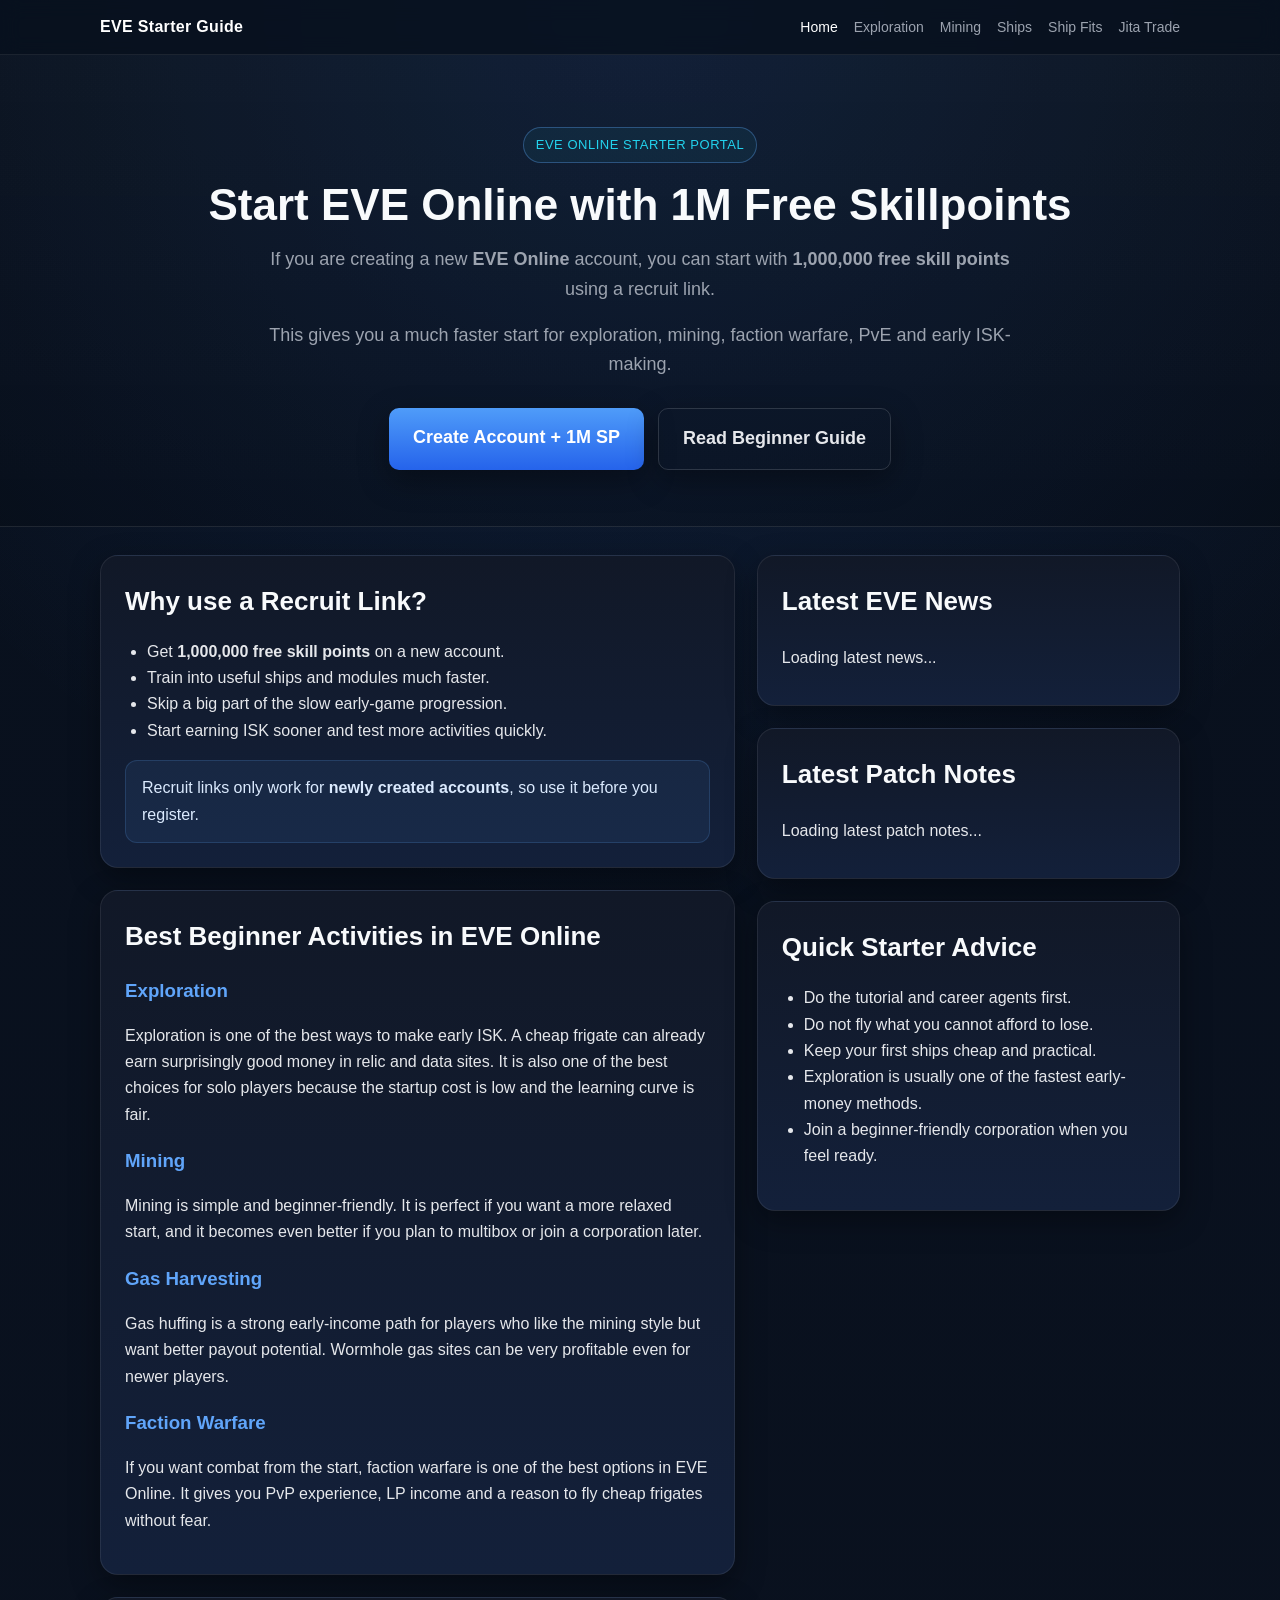
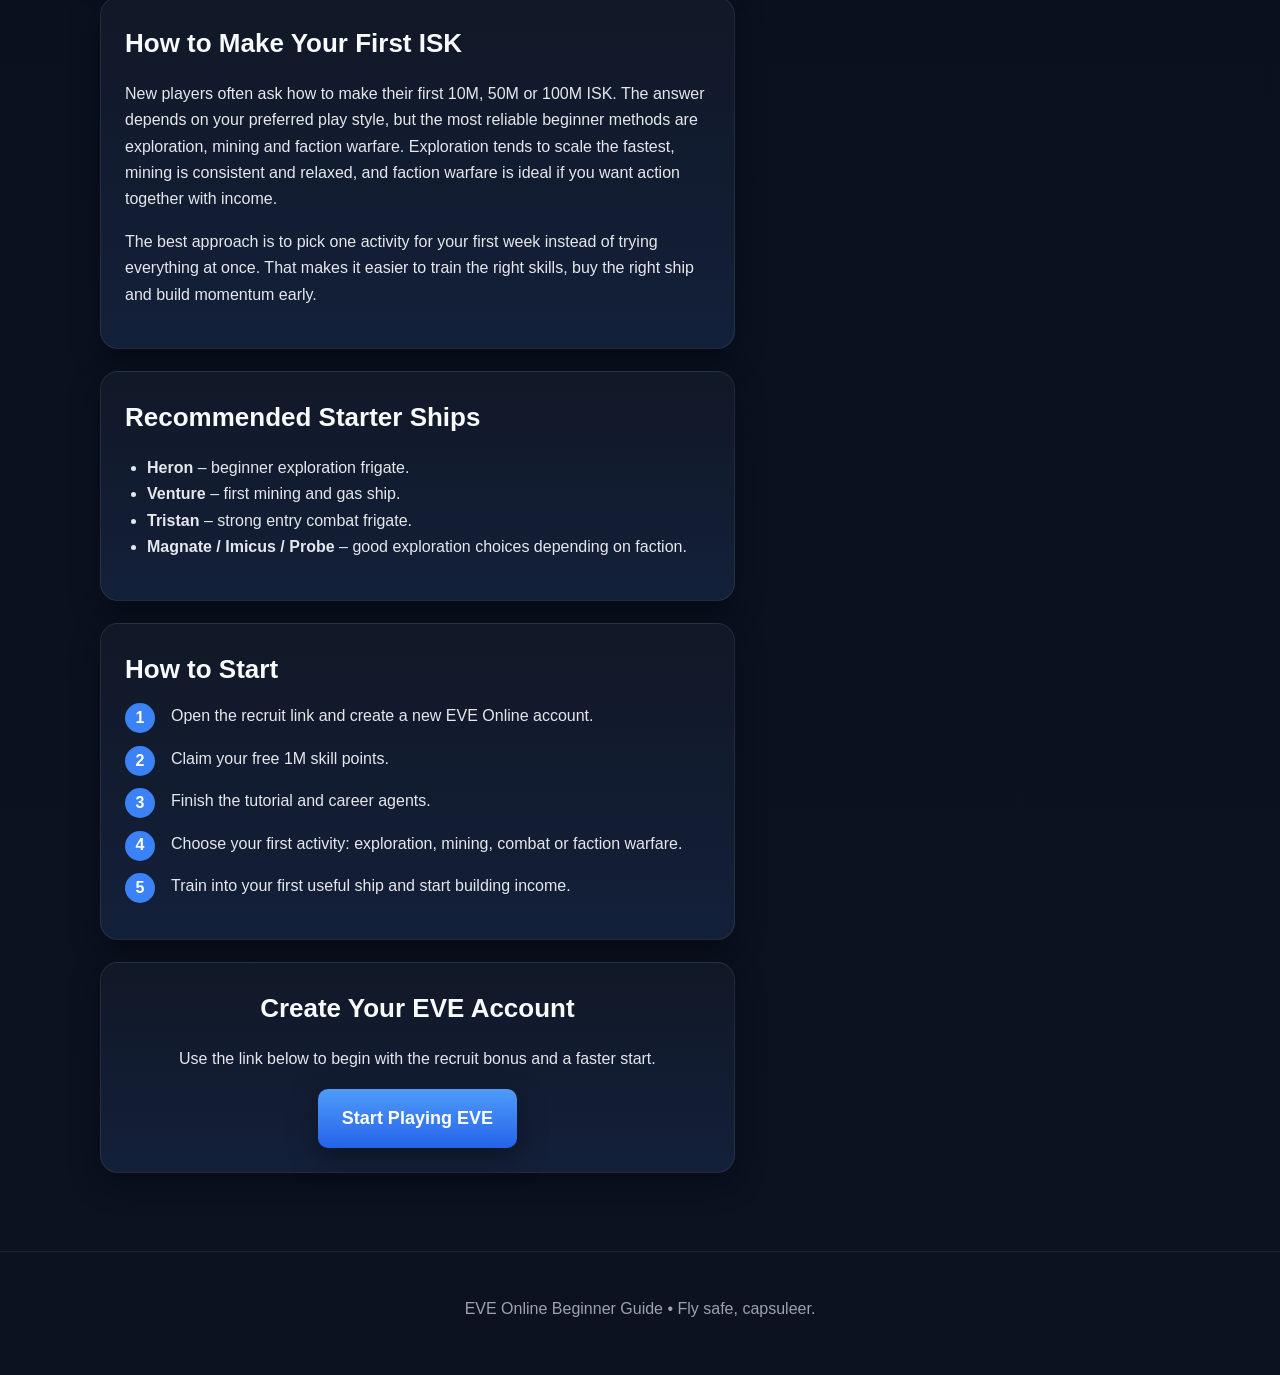
<file: index.html>
<!DOCTYPE html>
<html lang="en">
<head>
    <meta charset="utf-8" />
    <title>EVE Online Beginner Guide – Free 1M Skillpoints</title>
    <meta name="description" content="Start EVE Online with 1 million free skill points using a recruit link. Beginner guide for mining, exploration, faction warfare and earning ISK." />
    <meta name="viewport" content="width=device-width, initial-scale=1" />
    <link rel="stylesheet" href="style.css" />
</head>
<body>
<div class="topbar">
    <div class="topbar-inner">
        <a class="brand" href="index.html">EVE Starter Guide</a>
        <nav class="nav">
            <a class="active" href="index.html">Home</a>
            <a href="exploration-guide.html">Exploration</a>
            <a href="mining-guide.html">Mining</a>
            <a href="beginner-ships.html">Ships</a>
            <a href="fits.html">Ship Fits</a>
            <a href="jita-trading.html">Jita Trade</a>
        </nav>
    </div>
</div>

<header class="hero">
    <div class="hero-inner">
        <div class="eyebrow">EVE Online Starter Portal</div>
        <h1>Start EVE Online with 1M Free Skillpoints</h1>
        <p>
            If you are creating a new <strong>EVE Online</strong> account, you can start
            with <strong>1,000,000 free skill points</strong> using a recruit link.
        </p>
        <p>
            This gives you a much faster start for exploration, mining, faction warfare,
            PvE and early ISK-making.
        </p>
        <div class="button-row">
            <a class="button" href="https://www.eveonline.com/signup?invc=489b9a6c-b5e0-442b-8780-c48606009418" target="_blank" rel="noopener noreferrer">
                Create Account + 1M SP
            </a>
            <a class="button secondary" href="#guide">Read Beginner Guide</a>
        </div>
    </div>
</header>

<main class="container">
    <div class="grid">
        <section>
            <div class="card" id="guide">
                <h2>Why use a Recruit Link?</h2>
                <ul>
                    <li>Get <strong>1,000,000 free skill points</strong> on a new account.</li>
                    <li>Train into useful ships and modules much faster.</li>
                    <li>Skip a big part of the slow early-game progression.</li>
                    <li>Start earning ISK sooner and test more activities quickly.</li>
                </ul>
                <div class="info-box">
                    Recruit links only work for <strong>newly created accounts</strong>, so use it before you register.
                </div>
            </div>

            <div class="card">
                <h2>Best Beginner Activities in EVE Online</h2>

                <h3>Exploration</h3>
                <p>
                    Exploration is one of the best ways to make early ISK. A cheap frigate can already
                    earn surprisingly good money in relic and data sites. It is also one of the best
                    choices for solo players because the startup cost is low and the learning curve is fair.
                </p>

                <h3>Mining</h3>
                <p>
                    Mining is simple and beginner-friendly. It is perfect if you want a more relaxed start,
                    and it becomes even better if you plan to multibox or join a corporation later.
                </p>

                <h3>Gas Harvesting</h3>
                <p>
                    Gas huffing is a strong early-income path for players who like the mining style but want
                    better payout potential. Wormhole gas sites can be very profitable even for newer players.
                </p>

                <h3>Faction Warfare</h3>
                <p>
                    If you want combat from the start, faction warfare is one of the best options in EVE Online.
                    It gives you PvP experience, LP income and a reason to fly cheap frigates without fear.
                </p>
            </div>

            <div class="card">
                <h2>How to Make Your First ISK</h2>
                <p>
                    New players often ask how to make their first 10M, 50M or 100M ISK. The answer depends on
                    your preferred play style, but the most reliable beginner methods are exploration, mining
                    and faction warfare. Exploration tends to scale the fastest, mining is consistent and relaxed,
                    and faction warfare is ideal if you want action together with income.
                </p>
                <p>
                    The best approach is to pick one activity for your first week instead of trying everything at once.
                    That makes it easier to train the right skills, buy the right ship and build momentum early.
                </p>
            </div>

            <div class="card">
                <h2>Recommended Starter Ships</h2>
                <ul>
                    <li><strong>Heron</strong> – beginner exploration frigate.</li>
                    <li><strong>Venture</strong> – first mining and gas ship.</li>
                    <li><strong>Tristan</strong> – strong entry combat frigate.</li>
                    <li><strong>Magnate / Imicus / Probe</strong> – good exploration choices depending on faction.</li>
                </ul>
            </div>

            <div class="card">
                <h2>How to Start</h2>
                <ol class="steps">
                    <li>Open the recruit link and create a new EVE Online account.</li>
                    <li>Claim your free 1M skill points.</li>
                    <li>Finish the tutorial and career agents.</li>
                    <li>Choose your first activity: exploration, mining, combat or faction warfare.</li>
                    <li>Train into your first useful ship and start building income.</li>
                </ol>
            </div>

            <div class="card cta-bottom">
                <h2>Create Your EVE Account</h2>
                <p class="muted">Use the link below to begin with the recruit bonus and a faster start.</p>
                <a class="button" href="https://www.eveonline.com/signup?invc=489b9a6c-b5e0-442b-8780-c48606009418" target="_blank" rel="noopener noreferrer">
                    Start Playing EVE
                </a>
            </div>
        </section>

        <aside>
            <div class="card">
                <h2>Latest EVE News</h2>
                <ul id="eve-news" class="news-list">
                    <li>Loading latest news...</li>
                </ul>
            </div>

            <div class="card">
                <h2>Latest Patch Notes</h2>
                <ul id="eve-patchnotes" class="news-list">
                    <li>Loading latest patch notes...</li>
                </ul>
            </div>

            <div class="card">
                <h2>Quick Starter Advice</h2>
                <ul>
                    <li>Do the tutorial and career agents first.</li>
                    <li>Do not fly what you cannot afford to lose.</li>
                    <li>Keep your first ships cheap and practical.</li>
                    <li>Exploration is usually one of the fastest early-money methods.</li>
                    <li>Join a beginner-friendly corporation when you feel ready.</li>
                </ul>
            </div>
        </aside>
    </div>
</main>

<footer>
    <p>EVE Online Beginner Guide • Fly safe, capsuleer.</p>
</footer>

<script src="script.js"></script>
</body>
</html>
</file>
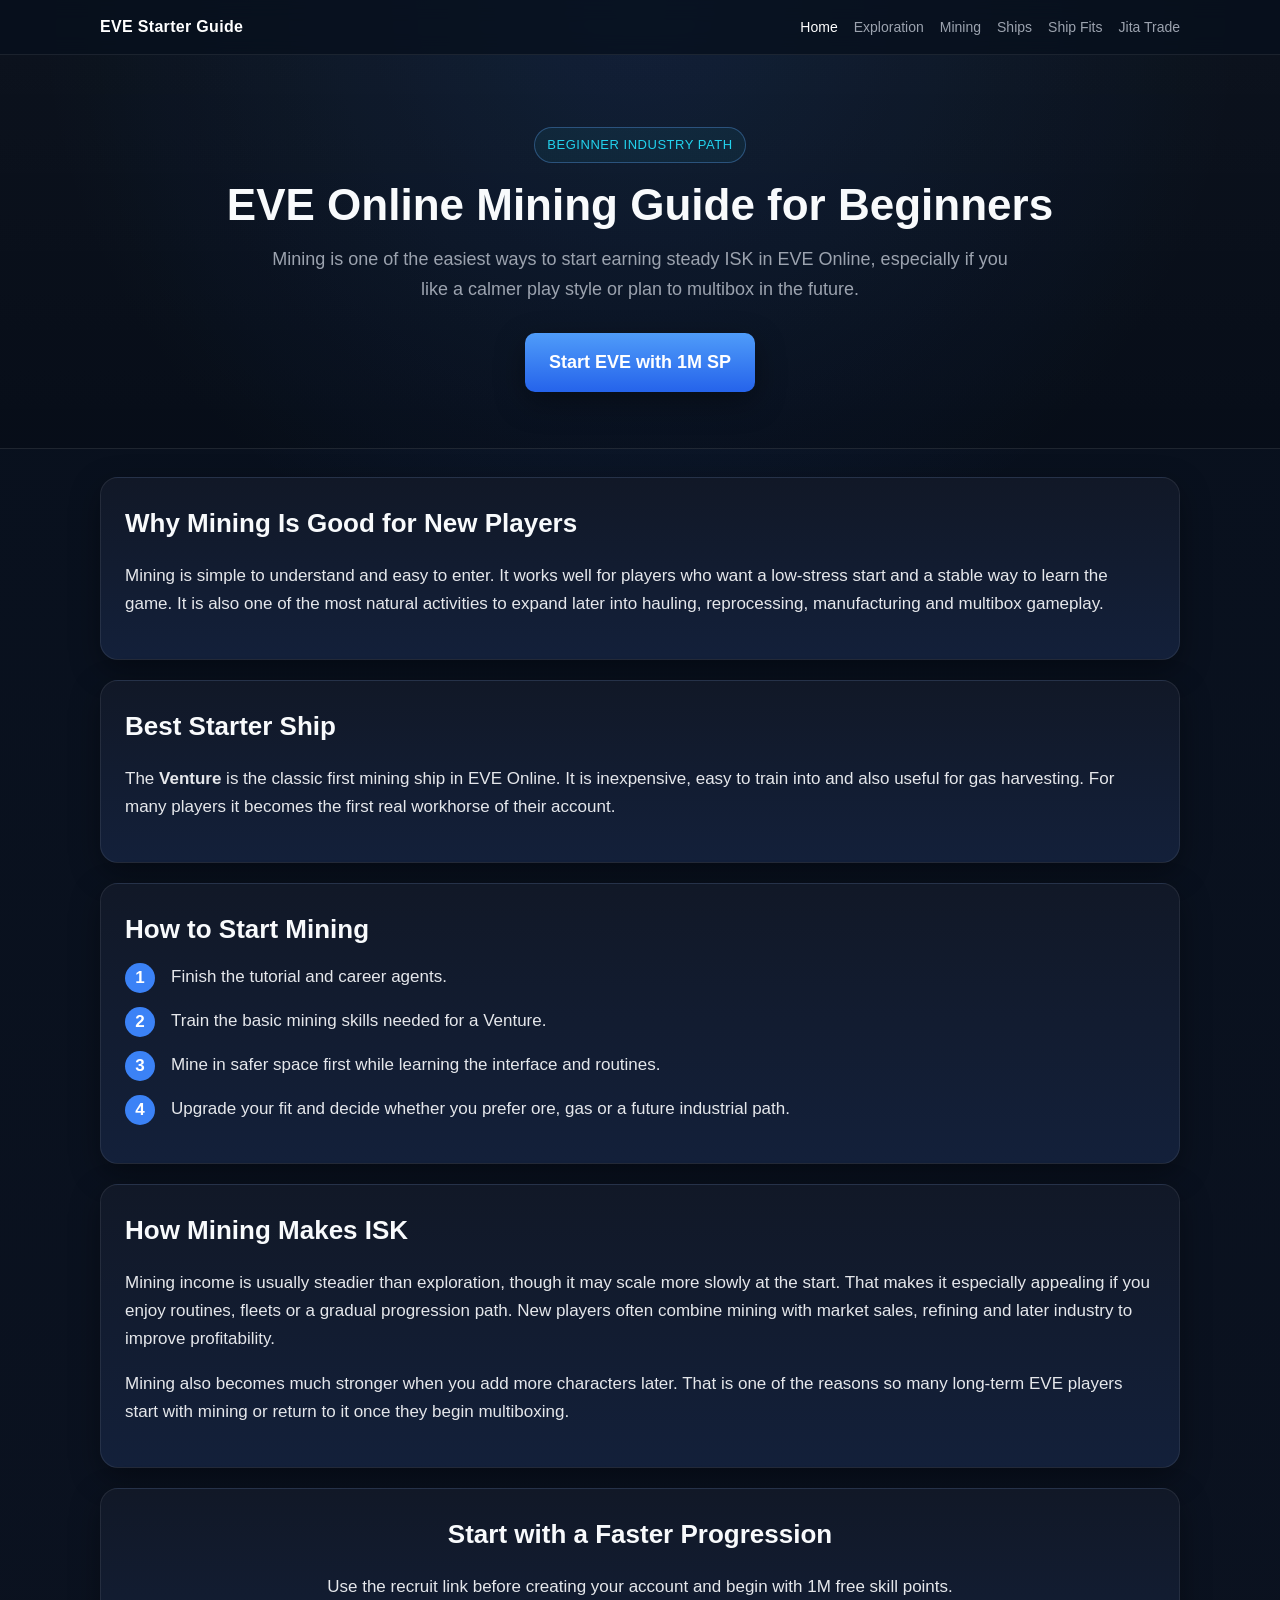
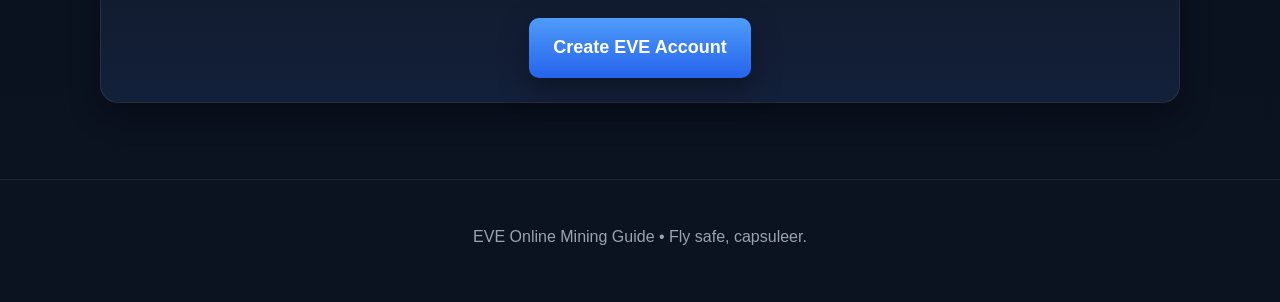
<file: beginner-ships.html>
<!DOCTYPE html>
<html lang="en">
<head>
    <meta charset="utf-8" />
    <title>EVE Online Mining Guide for Beginners</title>
    <meta name="description" content="EVE Online mining guide for beginners. Learn how to start mining, choose the Venture and build your first reliable ISK income." />
    <meta name="viewport" content="width=device-width, initial-scale=1" />
    <link rel="stylesheet" href="style.css" />
</head>
<body>
<div class="topbar">
    <div class="topbar-inner">
        <a class="brand" href="index.html">EVE Starter Guide</a>
        <nav class="nav">
            <a class="active" href="index.html">Home</a>
            <a href="exploration-guide.html">Exploration</a>
            <a href="mining-guide.html">Mining</a>
            <a href="beginner-ships.html">Ships</a>
            <a href="fits.html">Ship Fits</a>
            <a href="jita-trading.html">Jita Trade</a>
        </nav>
    </div>
</div>

<header class="hero">
    <div class="hero-inner">
        <div class="eyebrow">Beginner Industry Path</div>
        <h1>EVE Online Mining Guide for Beginners</h1>
        <p>
            Mining is one of the easiest ways to start earning steady ISK in EVE Online,
            especially if you like a calmer play style or plan to multibox in the future.
        </p>
        <div class="button-row">
            <a class="button" href="https://www.eveonline.com/signup?invc=489b9a6c-b5e0-442b-8780-c48606009418" target="_blank" rel="noopener noreferrer">
                Start EVE with 1M SP
            </a>
        </div>
    </div>
</header>

<main class="container article">
    <div class="card">
        <h2>Why Mining Is Good for New Players</h2>
        <p>
            Mining is simple to understand and easy to enter. It works well for players who want a low-stress start and a stable way
            to learn the game. It is also one of the most natural activities to expand later into hauling, reprocessing, manufacturing
            and multibox gameplay.
        </p>
    </div>

    <div class="card">
        <h2>Best Starter Ship</h2>
        <p>
            The <strong>Venture</strong> is the classic first mining ship in EVE Online. It is inexpensive, easy to train into and also
            useful for gas harvesting. For many players it becomes the first real workhorse of their account.
        </p>
    </div>

    <div class="card">
        <h2>How to Start Mining</h2>
        <ol class="steps">
            <li>Finish the tutorial and career agents.</li>
            <li>Train the basic mining skills needed for a Venture.</li>
            <li>Mine in safer space first while learning the interface and routines.</li>
            <li>Upgrade your fit and decide whether you prefer ore, gas or a future industrial path.</li>
        </ol>
    </div>

    <div class="card">
        <h2>How Mining Makes ISK</h2>
        <p>
            Mining income is usually steadier than exploration, though it may scale more slowly at the start. That makes it especially
            appealing if you enjoy routines, fleets or a gradual progression path. New players often combine mining with market sales,
            refining and later industry to improve profitability.
        </p>
        <p>
            Mining also becomes much stronger when you add more characters later. That is one of the reasons so many long-term EVE players
            start with mining or return to it once they begin multiboxing.
        </p>
    </div>

    <div class="card cta-bottom">
        <h2>Start with a Faster Progression</h2>
        <p class="muted">
            Use the recruit link before creating your account and begin with 1M free skill points.
        </p>
        <a class="button" href="https://www.eveonline.com/signup?invc=489b9a6c-b5e0-442b-8780-c48606009418" target="_blank" rel="noopener noreferrer">
            Create EVE Account
        </a>
    </div>
</main>

<footer>
    <p>EVE Online Mining Guide • Fly safe, capsuleer.</p>
</footer>
</body>
</html>
</file>
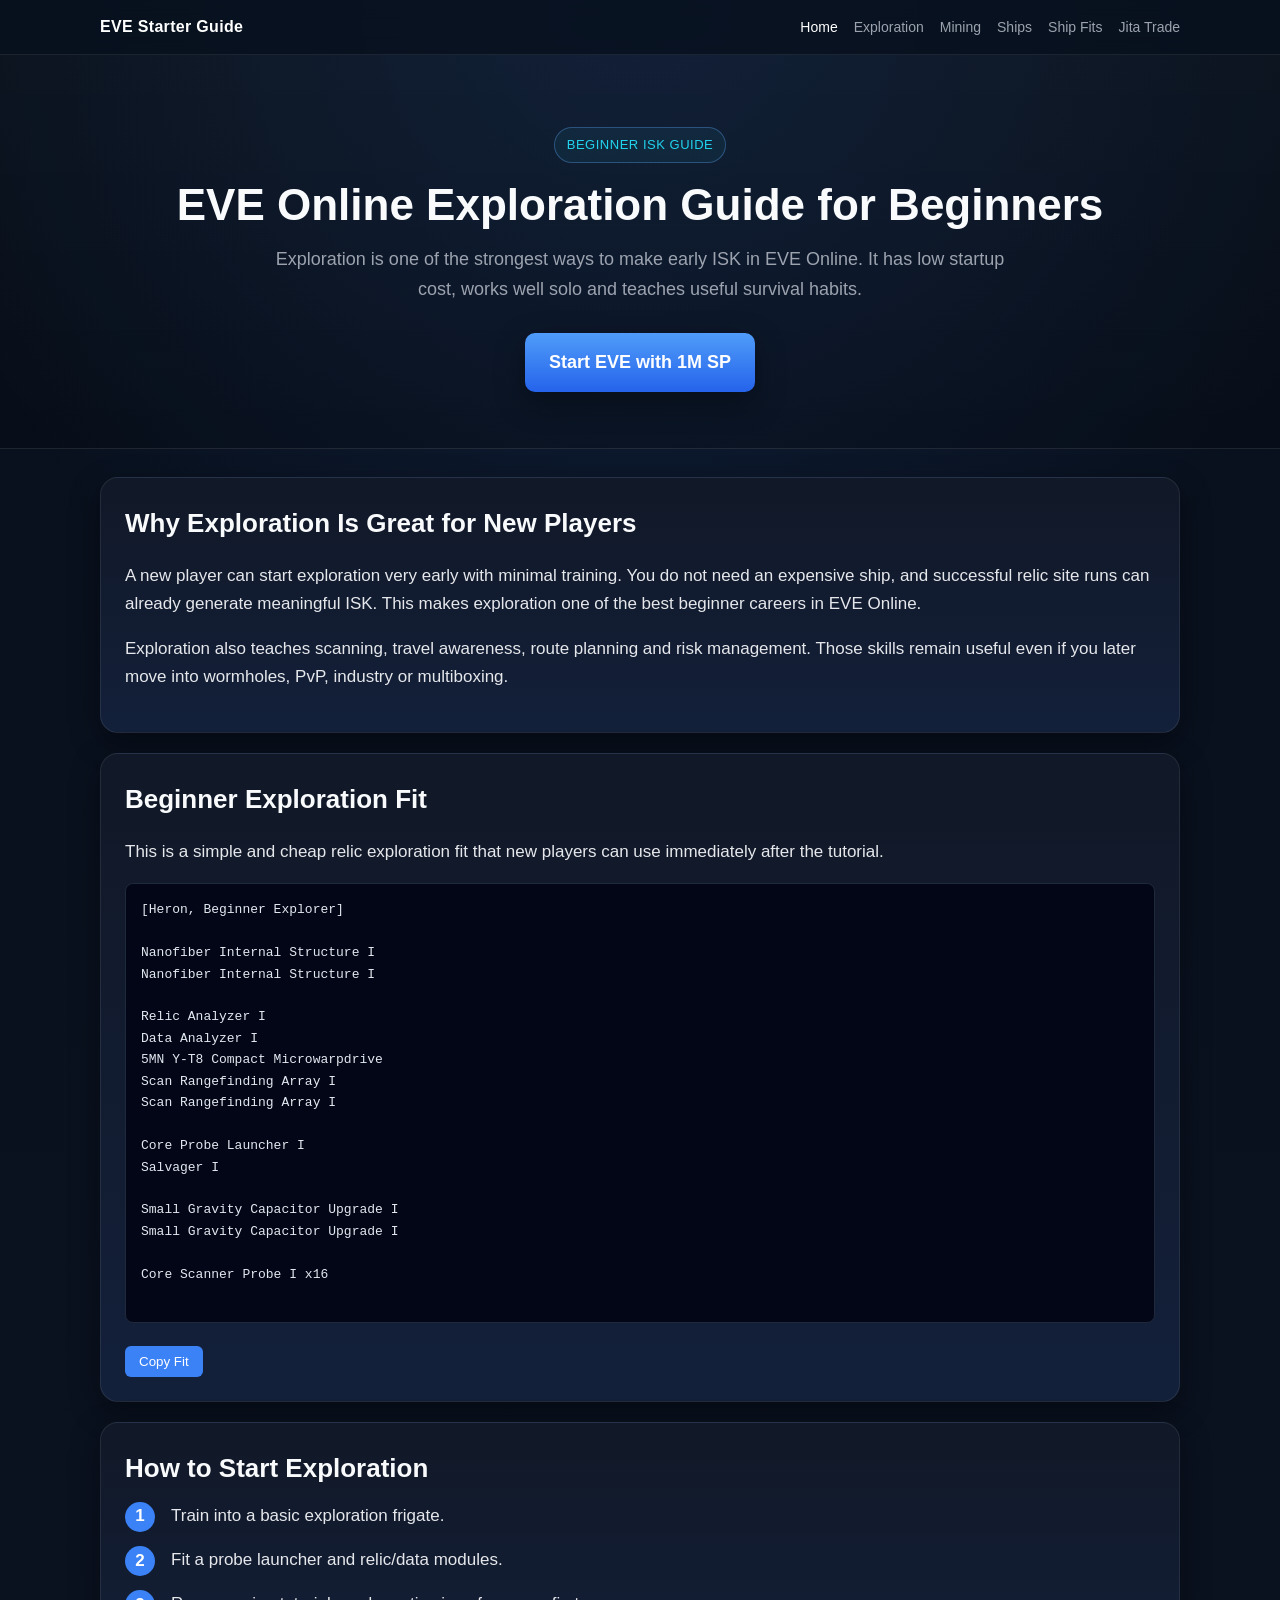
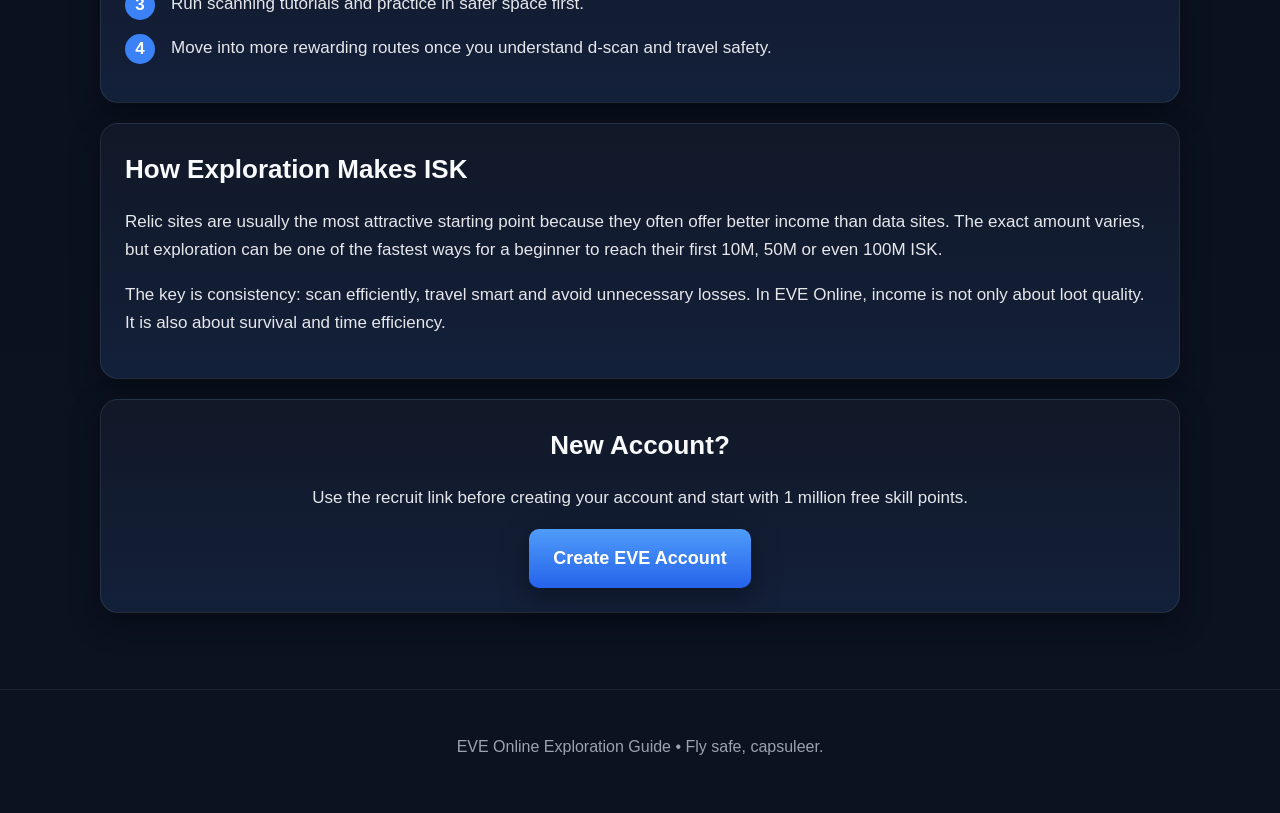
<file: exploration-guide.html>
<!DOCTYPE html>
<html lang="en">
<head>
    <meta charset="utf-8" />
    <title>EVE Online Exploration Guide for Beginners</title>
    <meta name="description" content="EVE Online exploration guide for beginners. Learn how to start scanning, make ISK from relic sites and choose the best starter exploration ship." />
    <meta name="viewport" content="width=device-width, initial-scale=1" />
    <link rel="stylesheet" href="style.css" />
</head>
<body>
<div class="topbar">
    <div class="topbar-inner">
        <a class="brand" href="index.html">EVE Starter Guide</a>
        <nav class="nav">
            <a class="active" href="index.html">Home</a>
            <a href="exploration-guide.html">Exploration</a>
            <a href="mining-guide.html">Mining</a>
            <a href="beginner-ships.html">Ships</a>
            <a href="fits.html">Ship Fits</a>
            <a href="jita-trading.html">Jita Trade</a>
        </nav>
    </div>
</div>

<header class="hero">
    <div class="hero-inner">
        <div class="eyebrow">Beginner ISK Guide</div>
        <h1>EVE Online Exploration Guide for Beginners</h1>
        <p>
            Exploration is one of the strongest ways to make early ISK in EVE Online.
            It has low startup cost, works well solo and teaches useful survival habits.
        </p>
        <div class="button-row">
            <a class="button" href="https://www.eveonline.com/signup?invc=489b9a6c-b5e0-442b-8780-c48606009418" target="_blank" rel="noopener noreferrer">
                Start EVE with 1M SP
            </a>
        </div>
    </div>
</header>

<main class="container article">
    <div class="card">
        <h2>Why Exploration Is Great for New Players</h2>
        <p>
            A new player can start exploration very early with minimal training. You do not need an expensive ship,
            and successful relic site runs can already generate meaningful ISK. This makes exploration one of the best
            beginner careers in EVE Online.
        </p>
        <p>
            Exploration also teaches scanning, travel awareness, route planning and risk management. Those skills remain useful
            even if you later move into wormholes, PvP, industry or multiboxing.
        </p>
    </div>

    <div class="card">
        <h2>Beginner Exploration Fit</h2>

        <p>
            This is a simple and cheap relic exploration fit that new players can use
            immediately after the tutorial.
        </p>

        <pre class="fit">
[Heron, Beginner Explorer]

Nanofiber Internal Structure I
Nanofiber Internal Structure I

Relic Analyzer I
Data Analyzer I
5MN Y-T8 Compact Microwarpdrive
Scan Rangefinding Array I
Scan Rangefinding Array I

Core Probe Launcher I
Salvager I

Small Gravity Capacitor Upgrade I
Small Gravity Capacitor Upgrade I

Core Scanner Probe I x16
  </pre>

        <button onclick="copyFit(this)">Copy Fit</button>
    </div>

    <div class="card">
        <h2>How to Start Exploration</h2>
        <ol class="steps">
            <li>Train into a basic exploration frigate.</li>
            <li>Fit a probe launcher and relic/data modules.</li>
            <li>Run scanning tutorials and practice in safer space first.</li>
            <li>Move into more rewarding routes once you understand d-scan and travel safety.</li>
        </ol>
    </div>

    <div class="card">
        <h2>How Exploration Makes ISK</h2>
        <p>
            Relic sites are usually the most attractive starting point because they often offer better income than data sites.
            The exact amount varies, but exploration can be one of the fastest ways for a beginner to reach their first 10M,
            50M or even 100M ISK.
        </p>
        <p>
            The key is consistency: scan efficiently, travel smart and avoid unnecessary losses. In EVE Online, income is not
            only about loot quality. It is also about survival and time efficiency.
        </p>
    </div>

    <div class="card cta-bottom">
        <h2>New Account?</h2>
        <p class="muted">
            Use the recruit link before creating your account and start with 1 million free skill points.
        </p>
        <a class="button" href="https://www.eveonline.com/signup?invc=489b9a6c-b5e0-442b-8780-c48606009418" target="_blank" rel="noopener noreferrer">
            Create EVE Account
        </a>
    </div>
</main>

<footer>
    <p>EVE Online Exploration Guide • Fly safe, capsuleer.</p>
</footer>
</body>
</html>
</file>
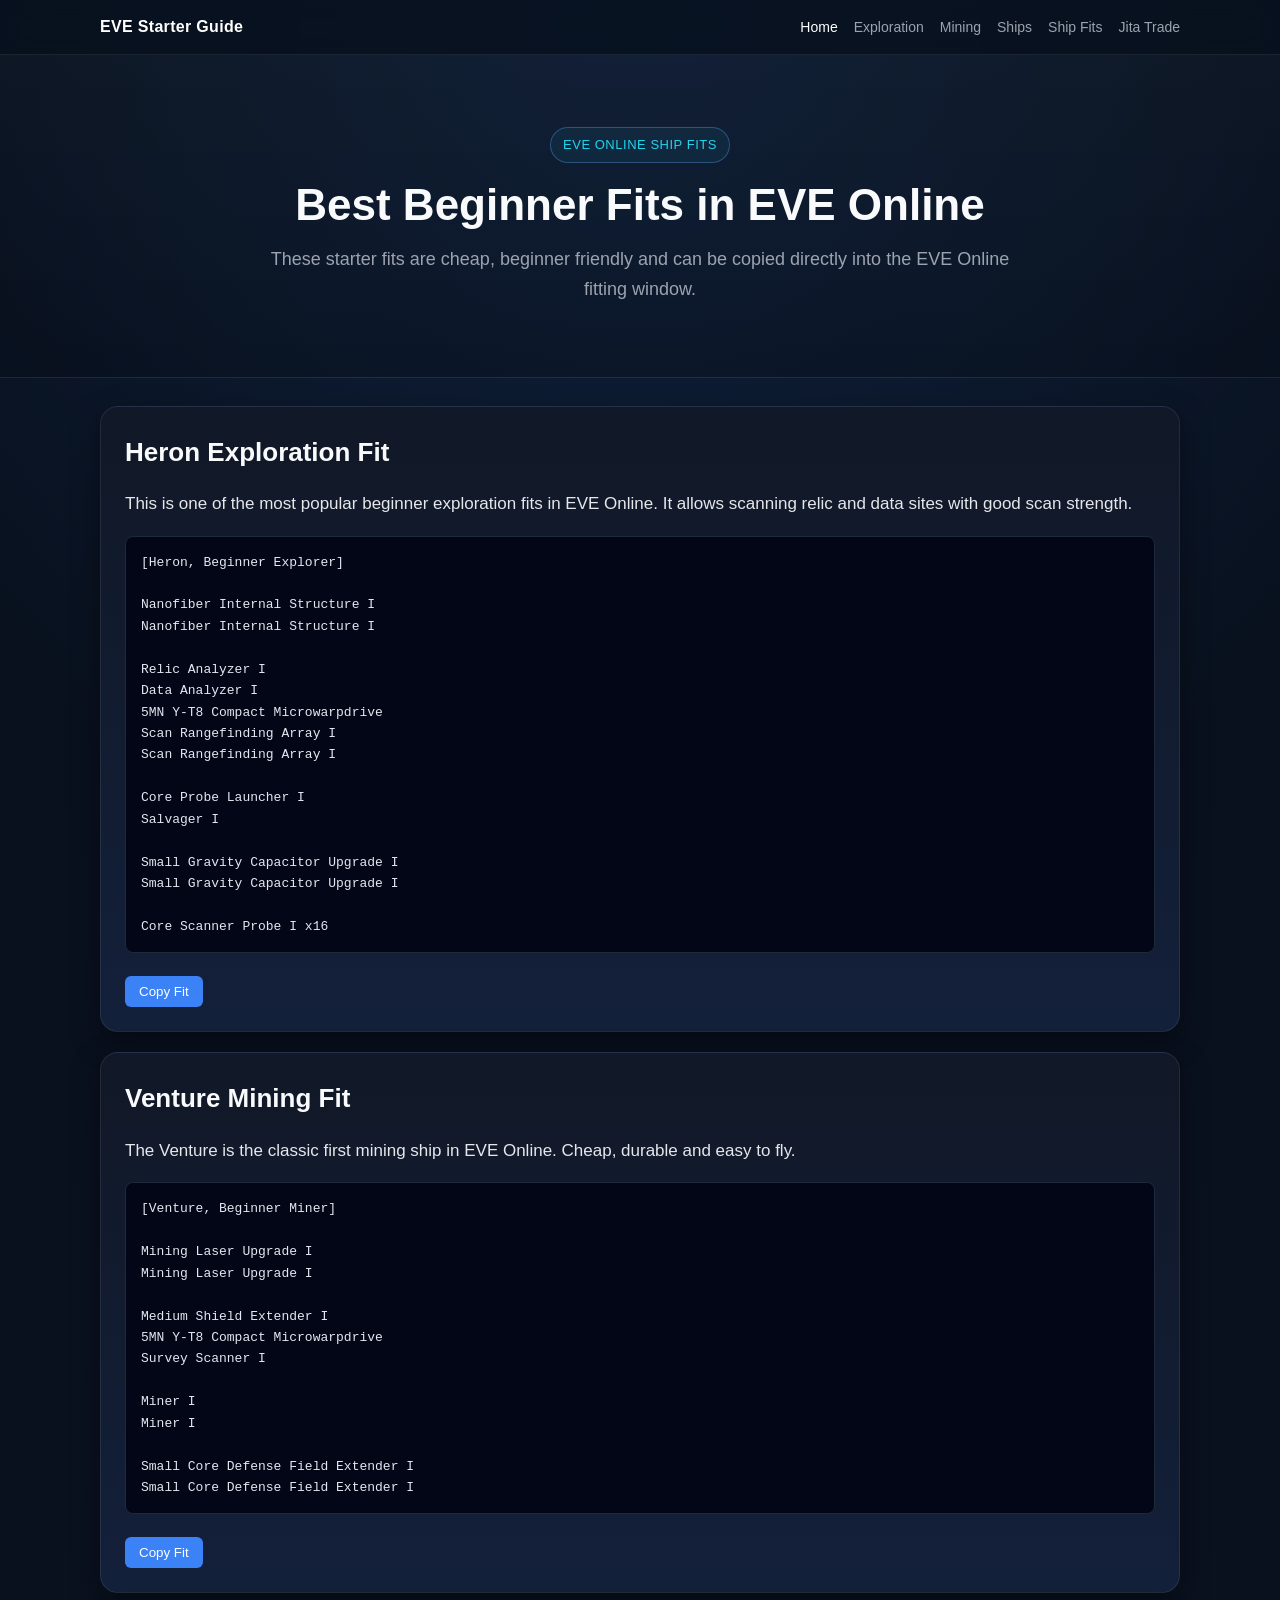
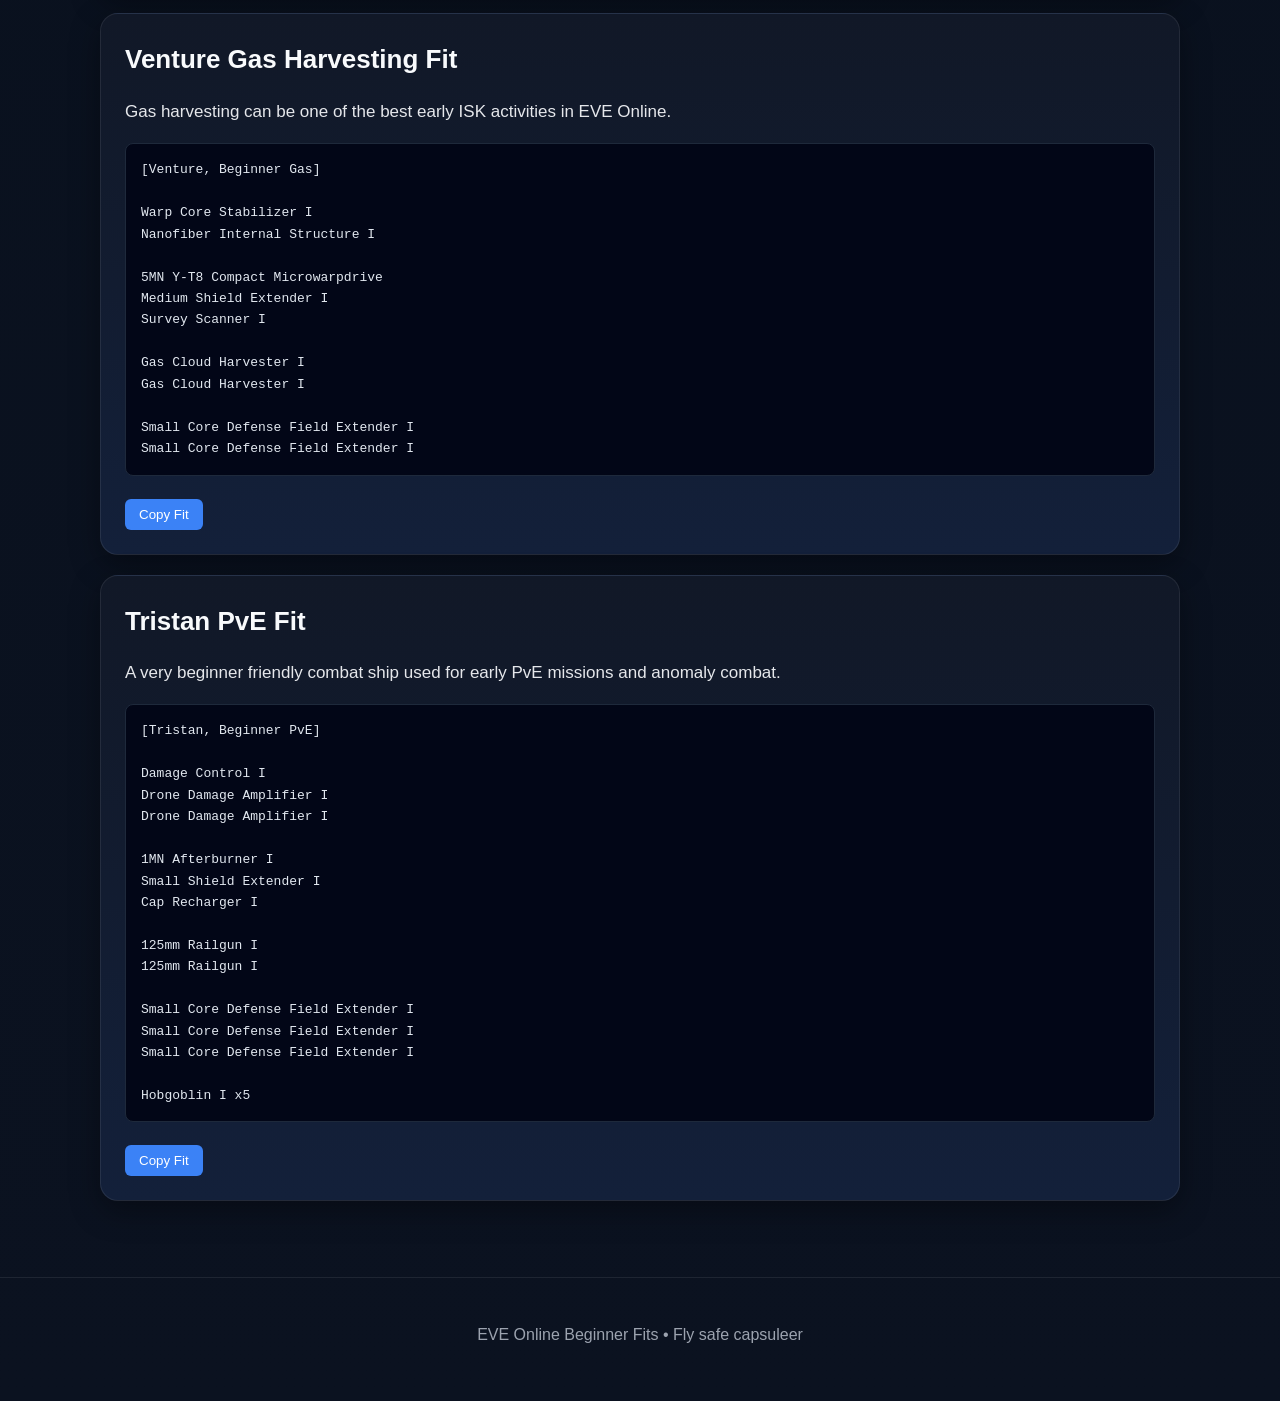
<file: fits.html>
<!DOCTYPE html>
<html lang="en">

<head>
    <meta charset="utf-8">

    <title>Best Beginner Fits in EVE Online</title>

    <meta name="description"
          content="Best beginner ship fits in EVE Online. Copy paste Heron exploration fit, Venture mining fit and Tristan PvE fit.">

    <meta name="viewport" content="width=device-width, initial-scale=1">

    <link rel="stylesheet" href="style.css">

</head>

<body>

<div class="topbar">
    <div class="topbar-inner">

        <a class="brand" href="index.html">
            EVE Starter Guide
        </a>

        <nav class="nav">
            <a class="active" href="index.html">Home</a>
            <a href="exploration-guide.html">Exploration</a>
            <a href="mining-guide.html">Mining</a>
            <a href="beginner-ships.html">Ships</a>
            <a href="fits.html">Ship Fits</a>
            <a href="jita-trading.html">Jita Trade</a>
        </nav>

    </div>
</div>

<header class="hero">

    <div class="hero-inner">

        <div class="eyebrow">
            EVE Online Ship Fits
        </div>

        <h1>
            Best Beginner Fits in EVE Online
        </h1>

        <p>
            These starter fits are cheap, beginner friendly and can be
            copied directly into the EVE Online fitting window.
        </p>

    </div>

</header>

<main class="container article">

    <div class="card">

        <h2>Heron Exploration Fit</h2>

        <p>
            This is one of the most popular beginner exploration fits in EVE Online.
            It allows scanning relic and data sites with good scan strength.
        </p>

        <pre class="fit">
[Heron, Beginner Explorer]

Nanofiber Internal Structure I
Nanofiber Internal Structure I

Relic Analyzer I
Data Analyzer I
5MN Y-T8 Compact Microwarpdrive
Scan Rangefinding Array I
Scan Rangefinding Array I

Core Probe Launcher I
Salvager I

Small Gravity Capacitor Upgrade I
Small Gravity Capacitor Upgrade I

Core Scanner Probe I x16
</pre>

        <button onclick="copyFit(this)">
            Copy Fit
        </button>

    </div>

    <div class="card">

        <h2>Venture Mining Fit</h2>

        <p>
            The Venture is the classic first mining ship in EVE Online.
            Cheap, durable and easy to fly.
        </p>

        <pre class="fit">
[Venture, Beginner Miner]

Mining Laser Upgrade I
Mining Laser Upgrade I

Medium Shield Extender I
5MN Y-T8 Compact Microwarpdrive
Survey Scanner I

Miner I
Miner I

Small Core Defense Field Extender I
Small Core Defense Field Extender I
</pre>

        <button onclick="copyFit(this)">
            Copy Fit
        </button>

    </div>

    <div class="card">

        <h2>Venture Gas Harvesting Fit</h2>

        <p>
            Gas harvesting can be one of the best early ISK activities in EVE Online.
        </p>

        <pre class="fit">
[Venture, Beginner Gas]

Warp Core Stabilizer I
Nanofiber Internal Structure I

5MN Y-T8 Compact Microwarpdrive
Medium Shield Extender I
Survey Scanner I

Gas Cloud Harvester I
Gas Cloud Harvester I

Small Core Defense Field Extender I
Small Core Defense Field Extender I
</pre>

        <button onclick="copyFit(this)">
            Copy Fit
        </button>

    </div>

    <div class="card">

        <h2>Tristan PvE Fit</h2>

        <p>
            A very beginner friendly combat ship used for early PvE missions
            and anomaly combat.
        </p>

        <pre class="fit">
[Tristan, Beginner PvE]

Damage Control I
Drone Damage Amplifier I
Drone Damage Amplifier I

1MN Afterburner I
Small Shield Extender I
Cap Recharger I

125mm Railgun I
125mm Railgun I

Small Core Defense Field Extender I
Small Core Defense Field Extender I
Small Core Defense Field Extender I

Hobgoblin I x5
</pre>

        <button onclick="copyFit(this)">
            Copy Fit
        </button>

    </div>

</main>

<footer>

    <p>
        EVE Online Beginner Fits • Fly safe capsuleer
    </p>

</footer>

<script src="script.js"></script>

</body>

</html>
</file>
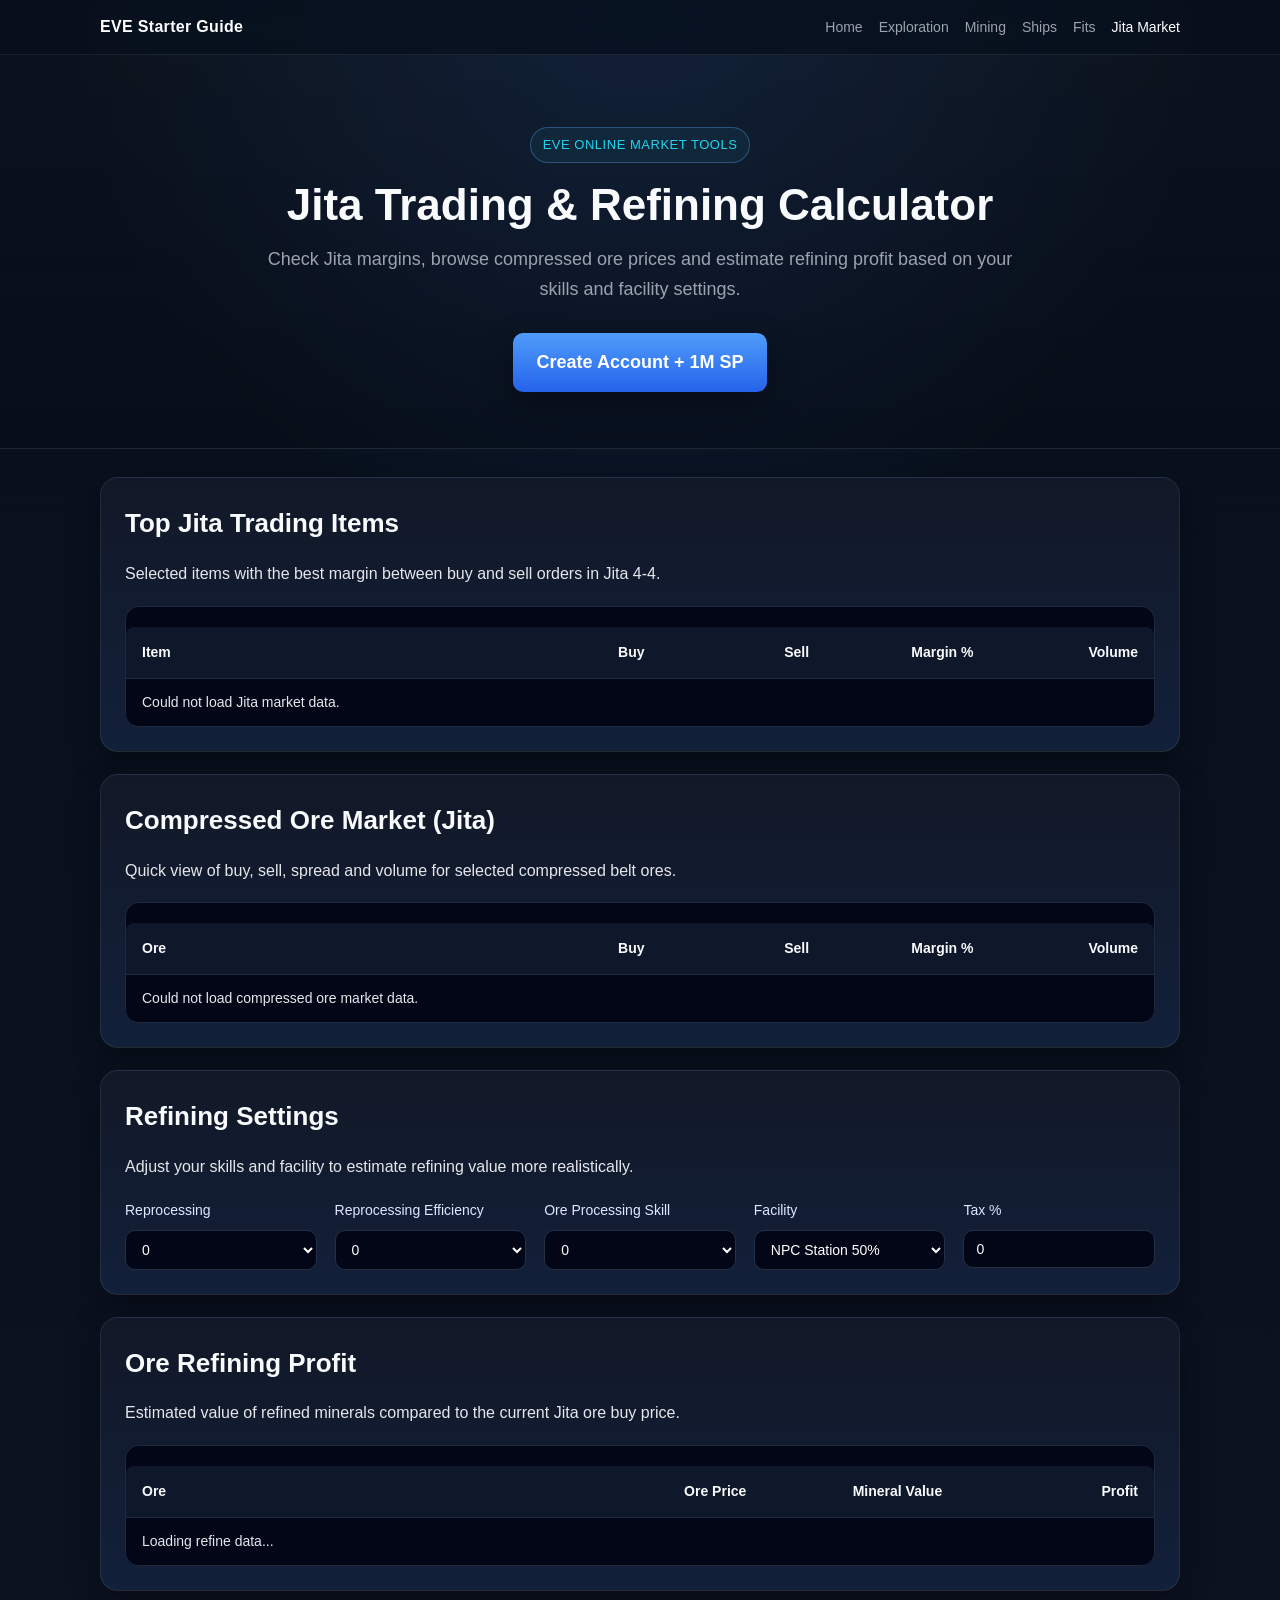
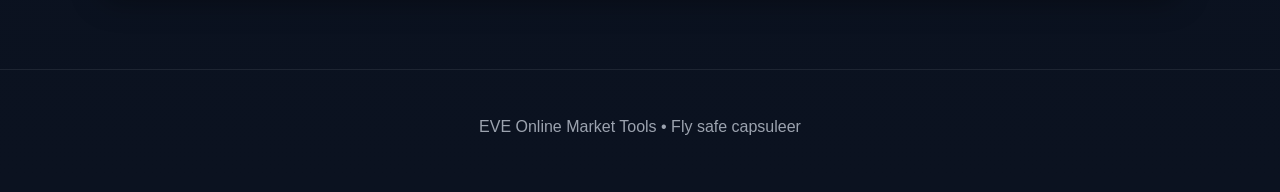
<file: jita-trading.html>
<!DOCTYPE html>
<html lang="en">
<head>
    <meta charset="utf-8" />
    <title>EVE Online Jita Market Tools</title>
    <meta
        name="description"
        content="EVE Online market tools. Find the best trading margins in Jita and calculate compressed ore refining profit."
    />
    <meta name="viewport" content="width=device-width, initial-scale=1" />
    <link rel="stylesheet" href="style.css" />
</head>
<body>

<div class="topbar">
    <div class="topbar-inner">
        <a class="brand" href="index.html">EVE Starter Guide</a>

        <nav class="nav">
            <a href="index.html">Home</a>
            <a href="exploration-guide.html">Exploration</a>
            <a href="mining-guide.html">Mining</a>
            <a href="beginner-ships.html">Ships</a>
            <a href="fits.html">Fits</a>
            <a class="active" href="jita-trading.html">Jita Market</a>
        </nav>
    </div>
</div>

<header class="hero">
    <div class="hero-inner">
        <div class="eyebrow">EVE Online Market Tools</div>

        <h1>Jita Trading & Refining Calculator</h1>

        <p>
            Check Jita margins, browse compressed ore prices and estimate refining profit
            based on your skills and facility settings.
        </p>

        <div class="button-row">
            <a class="button" href="https://www.eveonline.com/signup?invc=489b9a6c-b5e0-442b-8780-c48606009418" target="_blank" rel="noopener noreferrer">
                Create Account + 1M SP
            </a>
        </div>
    </div>
</header>

<main class="container">

    <section class="card">
        <h2>Top Jita Trading Items</h2>
        <p class="muted">
            Selected items with the best margin between buy and sell orders in Jita 4-4.
        </p>

        <div class="table-wrap">
            <table id="tradeTable" class="market-table">
                <thead>
                <tr>
                    <th class="col-text">Item</th>
                    <th class="col-num">Buy</th>
                    <th class="col-num">Sell</th>
                    <th class="col-num">Margin %</th>
                    <th class="col-num">Volume</th>
                </tr>
                </thead>
                <tbody>
                <tr>
                    <td colspan="5">Loading market data...</td>
                </tr>
                </tbody>
            </table>
        </div>
    </section>

    <section class="card">
        <h2>Compressed Ore Market (Jita)</h2>
        <p class="muted">
            Quick view of buy, sell, spread and volume for selected compressed belt ores.
        </p>

        <div class="table-wrap">
            <table id="oreTable" class="market-table">
                <thead>
                <tr>
                    <th class="col-text">Ore</th>
                    <th class="col-num">Buy</th>
                    <th class="col-num">Sell</th>
                    <th class="col-num">Margin %</th>
                    <th class="col-num">Volume</th>
                </tr>
                </thead>
                <tbody>
                <tr>
                    <td colspan="5">Loading ore market...</td>
                </tr>
                </tbody>
            </table>
        </div>
    </section>

    <section class="card">
        <h2>Refining Settings</h2>
        <p class="muted">
            Adjust your skills and facility to estimate refining value more realistically.
        </p>

        <div class="settings-grid">
            <div class="field">
                <label for="refiningSkill">Reprocessing</label>
                <select id="refiningSkill">
                    <option value="0">0</option>
                    <option value="1">1</option>
                    <option value="2">2</option>
                    <option value="3">3</option>
                    <option value="4">4</option>
                    <option value="5">5</option>
                </select>
            </div>

            <div class="field">
                <label for="efficiencySkill">Reprocessing Efficiency</label>
                <select id="efficiencySkill">
                    <option value="0">0</option>
                    <option value="1">1</option>
                    <option value="2">2</option>
                    <option value="3">3</option>
                    <option value="4">4</option>
                    <option value="5">5</option>
                </select>
            </div>

            <div class="field">
                <label for="oreSkill">Ore Processing Skill</label>
                <select id="oreSkill">
                    <option value="0">0</option>
                    <option value="1">1</option>
                    <option value="2">2</option>
                    <option value="3">3</option>
                    <option value="4">4</option>
                    <option value="5">5</option>
                </select>
            </div>

            <div class="field">
                <label for="facilityBonus">Facility</label>
                <select id="facilityBonus">
                    <option value="0.5">NPC Station 50%</option>
                    <option value="0.52">Structure 52%</option>
                    <option value="0.54">Tatara / Rigged 54%</option>
                </select>
            </div>

            <div class="field">
                <label for="taxRate">Tax %</label>
                <input id="taxRate" type="number" value="0" min="0" max="100" step="0.1" />
            </div>
        </div>
    </section>

    <section class="card">
        <h2>Ore Refining Profit</h2>
        <p class="muted">
            Estimated value of refined minerals compared to the current Jita ore buy price.
        </p>

        <div class="table-wrap">
            <table id="refineTable" class="market-table">
                <thead>
                <tr>
                    <th class="col-text">Ore</th>
                    <th class="col-num">Ore Price</th>
                    <th class="col-num">Mineral Value</th>
                    <th class="col-num">Profit</th>
                </tr>
                </thead>
                <tbody>
                <tr>
                    <td colspan="4">Loading refine data...</td>
                </tr>
                </tbody>
            </table>
        </div>
    </section>

</main>

<footer>
    <p>EVE Online Market Tools • Fly safe capsuleer</p>
</footer>

<script src="jita.js"></script>
</body>
</html>
</file>
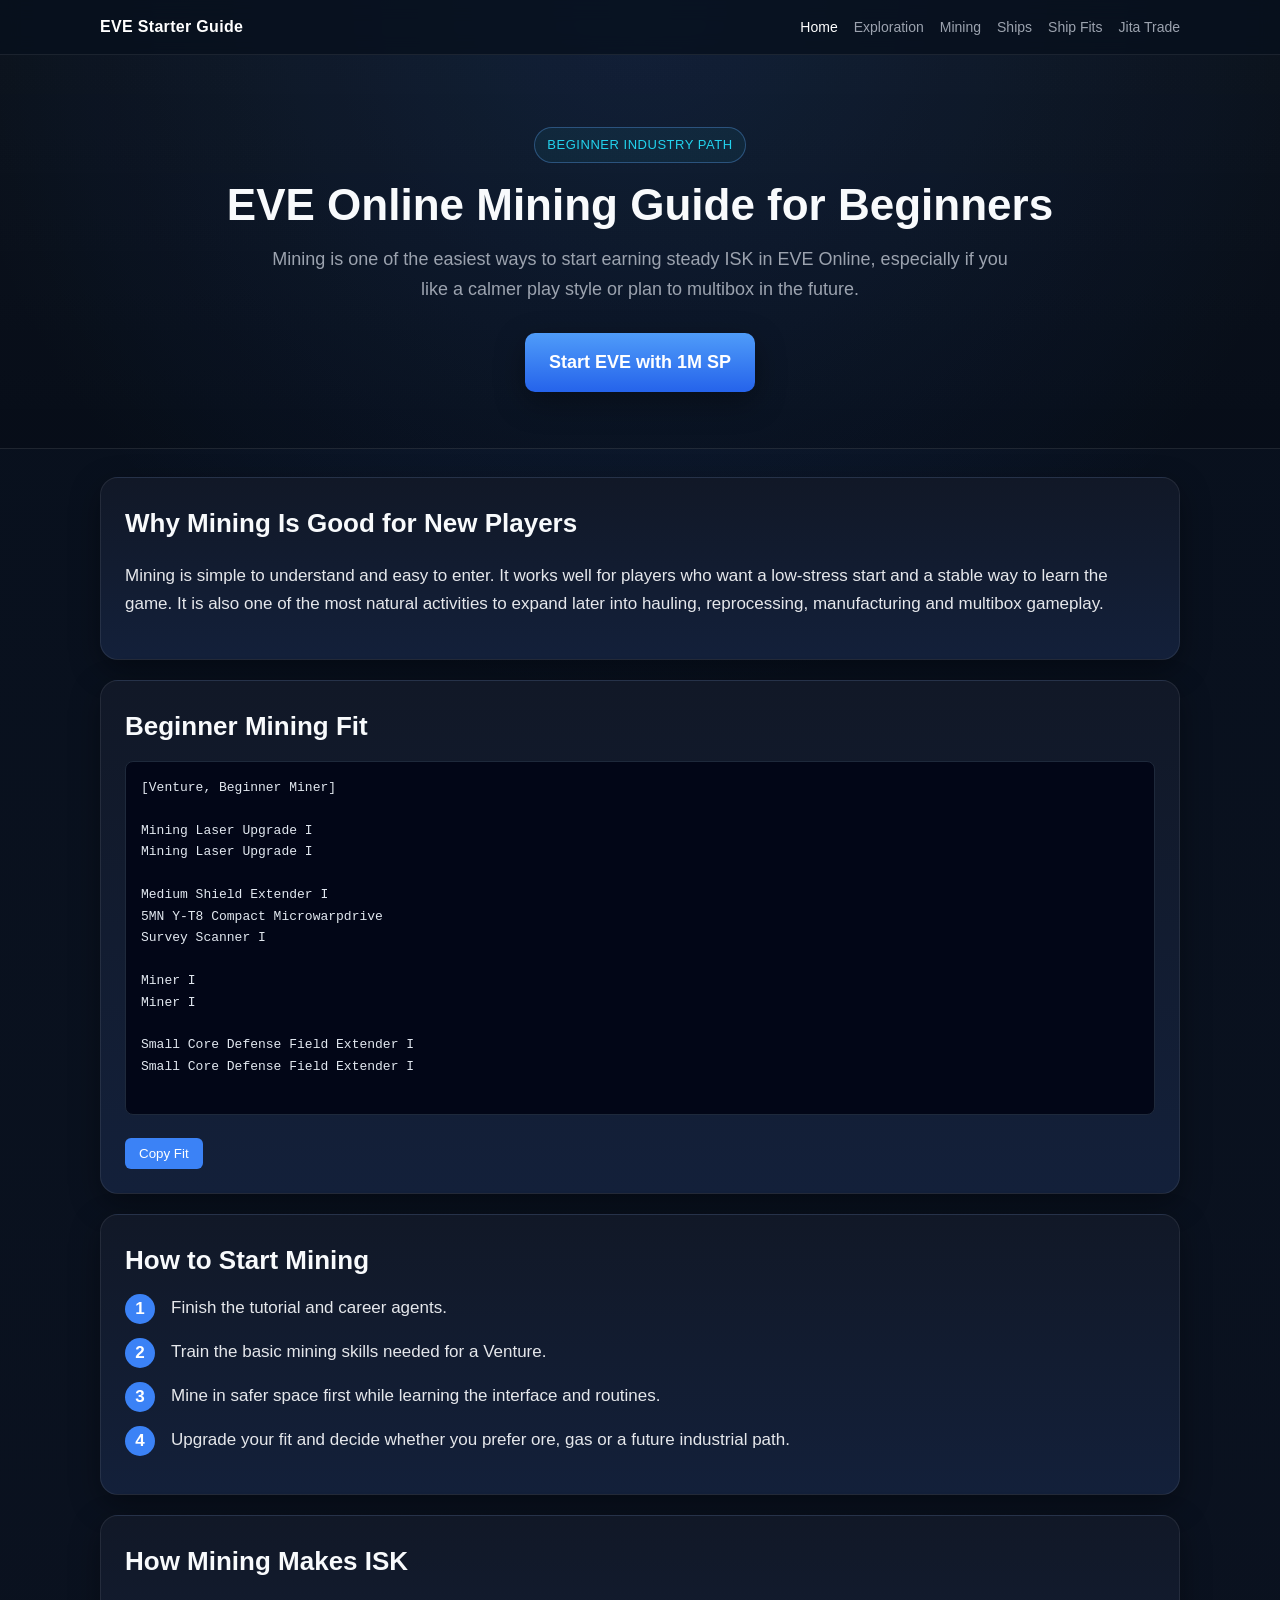
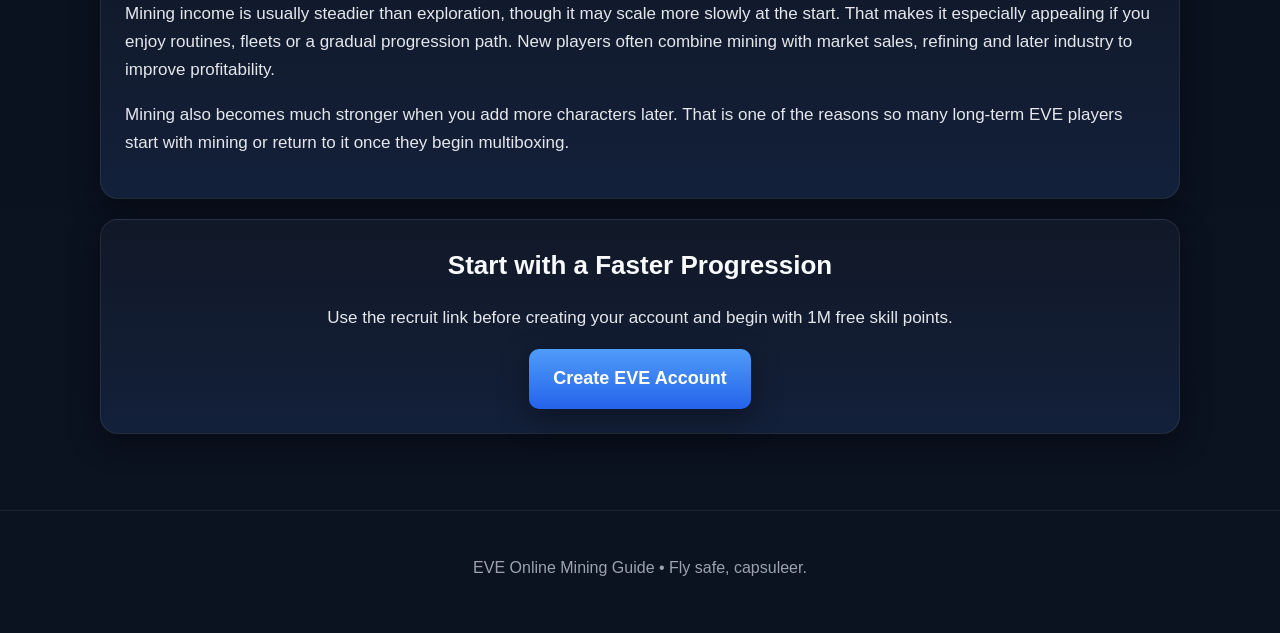
<file: mining-guide.html>
<!DOCTYPE html>
<html lang="en">
<head>
    <meta charset="utf-8" />
    <title>EVE Online Mining Guide for Beginners</title>
    <meta name="description" content="EVE Online mining guide for beginners. Learn how to start mining, choose the Venture and build your first reliable ISK income." />
    <meta name="viewport" content="width=device-width, initial-scale=1" />
    <link rel="stylesheet" href="style.css" />
</head>
<body>
<div class="topbar">
    <div class="topbar-inner">
        <a class="brand" href="index.html">EVE Starter Guide</a>
        <nav class="nav">
            <a class="active" href="index.html">Home</a>
            <a href="exploration-guide.html">Exploration</a>
            <a href="mining-guide.html">Mining</a>
            <a href="beginner-ships.html">Ships</a>
            <a href="fits.html">Ship Fits</a>
            <a href="jita-trading.html">Jita Trade</a>
        </nav>
    </div>
</div>

<header class="hero">
    <div class="hero-inner">
        <div class="eyebrow">Beginner Industry Path</div>
        <h1>EVE Online Mining Guide for Beginners</h1>
        <p>
            Mining is one of the easiest ways to start earning steady ISK in EVE Online,
            especially if you like a calmer play style or plan to multibox in the future.
        </p>
        <div class="button-row">
            <a class="button" href="https://www.eveonline.com/signup?invc=489b9a6c-b5e0-442b-8780-c48606009418" target="_blank" rel="noopener noreferrer">
                Start EVE with 1M SP
            </a>
        </div>
    </div>
</header>

<main class="container article">
    <div class="card">
        <h2>Why Mining Is Good for New Players</h2>
        <p>
            Mining is simple to understand and easy to enter. It works well for players who want a low-stress start and a stable way
            to learn the game. It is also one of the most natural activities to expand later into hauling, reprocessing, manufacturing
            and multibox gameplay.
        </p>
    </div>

    <div class="card">
        <h2>Beginner Mining Fit</h2>

        <pre class="fit">
[Venture, Beginner Miner]

Mining Laser Upgrade I
Mining Laser Upgrade I

Medium Shield Extender I
5MN Y-T8 Compact Microwarpdrive
Survey Scanner I

Miner I
Miner I

Small Core Defense Field Extender I
Small Core Defense Field Extender I
  </pre>

        <button onclick="copyFit(this)">Copy Fit</button>
    </div>

    <div class="card">
        <h2>How to Start Mining</h2>
        <ol class="steps">
            <li>Finish the tutorial and career agents.</li>
            <li>Train the basic mining skills needed for a Venture.</li>
            <li>Mine in safer space first while learning the interface and routines.</li>
            <li>Upgrade your fit and decide whether you prefer ore, gas or a future industrial path.</li>
        </ol>
    </div>

    <div class="card">
        <h2>How Mining Makes ISK</h2>
        <p>
            Mining income is usually steadier than exploration, though it may scale more slowly at the start. That makes it especially
            appealing if you enjoy routines, fleets or a gradual progression path. New players often combine mining with market sales,
            refining and later industry to improve profitability.
        </p>
        <p>
            Mining also becomes much stronger when you add more characters later. That is one of the reasons so many long-term EVE players
            start with mining or return to it once they begin multiboxing.
        </p>
    </div>

    <div class="card cta-bottom">
        <h2>Start with a Faster Progression</h2>
        <p class="muted">
            Use the recruit link before creating your account and begin with 1M free skill points.
        </p>
        <a class="button" href="https://www.eveonline.com/signup?invc=489b9a6c-b5e0-442b-8780-c48606009418" target="_blank" rel="noopener noreferrer">
            Create EVE Account
        </a>
    </div>
</main>

<footer>
    <p>EVE Online Mining Guide • Fly safe, capsuleer.</p>
</footer>
</body>
</html>
</file>
<file: style.css>
:root {
    --bg: #0b1220;
    --bg-soft: #0f172a;
    --panel: #111827;
    --panel-2: #13203a;
    --text: #e5e7eb;
    --muted: #9ca3af;
    --blue: #60a5fa;
    --blue-strong: #3b82f6;
    --cyan: #22d3ee;
    --border: rgba(255, 255, 255, 0.08);
    --shadow: 0 10px 30px rgba(0, 0, 0, 0.35);
}

* {
    box-sizing: border-box;
}

html {
    scroll-behavior: smooth;
}

body {
    margin: 0;
    background:
        radial-gradient(circle at top, rgba(59, 130, 246, 0.16), transparent 30%),
        linear-gradient(180deg, #08101d 0%, #0b1220 100%);
    color: var(--text);
    font-family: Arial, Helvetica, sans-serif;
    line-height: 1.65;
}

a {
    color: var(--blue);
}

.topbar {
    position: sticky;
    top: 0;
    z-index: 20;
    backdrop-filter: blur(10px);
    background: rgba(8, 16, 29, 0.82);
    border-bottom: 1px solid var(--border);
}

.topbar-inner {
    max-width: 1120px;
    margin: 0 auto;
    padding: 14px 20px;
    display: flex;
    align-items: center;
    justify-content: space-between;
    gap: 18px;
}

.brand {
    font-weight: bold;
    color: #fff;
    text-decoration: none;
    letter-spacing: 0.02em;
}

.nav {
    display: flex;
    gap: 16px;
    flex-wrap: wrap;
}

.nav a {
    color: var(--muted);
    text-decoration: none;
    font-size: 14px;
}

.nav a:hover,
.nav a.active {
    color: #fff;
}

.hero {
    padding: 72px 24px 56px;
    text-align: center;
    border-bottom: 1px solid var(--border);
    background:
        linear-gradient(180deg, rgba(255,255,255,0.02), rgba(255,255,255,0)),
        rgba(0, 0, 0, 0.18);
}

.hero-inner {
    max-width: 980px;
    margin: 0 auto;
}

.eyebrow {
    display: inline-block;
    padding: 6px 12px;
    border: 1px solid rgba(96, 165, 250, 0.35);
    border-radius: 999px;
    color: var(--cyan);
    font-size: 13px;
    letter-spacing: 0.04em;
    text-transform: uppercase;
    margin-bottom: 18px;
    background: rgba(34, 211, 238, 0.06);
}

h1 {
    margin: 0 0 16px;
    font-size: 44px;
    line-height: 1.1;
    color: #f8fafc;
}

.hero p {
    max-width: 760px;
    margin: 0 auto 16px;
    font-size: 18px;
    color: var(--muted);
}

.container {
    max-width: 1120px;
    margin: 0 auto;
    padding: 28px 20px 56px;
}

.grid {
    display: grid;
    grid-template-columns: 1.2fr 0.8fr;
    gap: 22px;
}

.card {
    background: linear-gradient(180deg, var(--panel), var(--panel-2));
    border: 1px solid var(--border);
    border-radius: 18px;
    padding: 24px;
    box-shadow: var(--shadow);
    margin-bottom: 22px;
}

.card h2 {
    margin-top: 0;
    margin-bottom: 14px;
    font-size: 26px;
    color: #f8fafc;
}

.card h3 {
    margin: 18px 0 8px;
    color: var(--blue);
}

.card p,
.card li {
    color: var(--text);
}

ul {
    padding-left: 22px;
}

.muted {
    color: var(--muted);
}

.button-row {
    margin-top: 28px;
    display: flex;
    gap: 14px;
    justify-content: center;
    flex-wrap: wrap;
}

.button {
    display: inline-block;
    padding: 15px 24px;
    background: linear-gradient(180deg, #4f9cf9, #2563eb);
    color: white;
    text-decoration: none;
    border-radius: 10px;
    font-size: 18px;
    font-weight: bold;
    box-shadow: var(--shadow);
    transition: transform 0.15s ease, opacity 0.15s ease;
}

.button:hover {
    transform: translateY(-1px);
    opacity: 0.96;
}

.button.secondary {
    background: transparent;
    border: 1px solid rgba(255,255,255,0.14);
    color: var(--text);
}

.news-list {
    list-style: none;
    padding-left: 0;
    margin: 0;
}

.news-list li {
    padding: 10px 0;
    border-bottom: 1px solid rgba(255,255,255,0.08);
}

.news-list li:last-child {
    border-bottom: none;
}

.news-list a {
    color: #dbeafe;
    text-decoration: none;
}

.news-list a:hover {
    text-decoration: underline;
}

.info-box {
    padding: 14px 16px;
    border-radius: 12px;
    background: rgba(96, 165, 250, 0.08);
    border: 1px solid rgba(96, 165, 250, 0.18);
    color: #dbeafe;
    margin-top: 16px;
}

.steps {
    counter-reset: step;
    list-style: none;
    padding: 0;
    margin: 0;
}

.steps li {
    position: relative;
    padding-left: 46px;
    margin-bottom: 16px;
}

.steps li::before {
    counter-increment: step;
    content: counter(step);
    position: absolute;
    left: 0;
    top: 0;
    width: 30px;
    height: 30px;
    border-radius: 999px;
    background: var(--blue-strong);
    color: white;
    display: flex;
    align-items: center;
    justify-content: center;
    font-weight: bold;
}

.cta-bottom {
    text-align: center;
}

.article {
    max-width: 860px;
}

.article p,
.article li {
    font-size: 17px;
}

.article .card {
    margin-bottom: 20px;
}

footer {
    padding: 28px 20px 36px;
    text-align: center;
    color: var(--muted);
    border-top: 1px solid var(--border);
}

@media (max-width: 860px) {
    .grid {
        grid-template-columns: 1fr;
    }

    h1 {
        font-size: 34px;
    }

    .hero p {
        font-size: 17px;
    }

    .topbar-inner {
        flex-direction: column;
        align-items: flex-start;
    }
}

.fit {
    background: #020617;
    padding: 15px;
    border-radius: 8px;
    font-family: monospace;
    white-space: pre;
    color: #e2e8f0;
    border: 1px solid #1e293b;
}

button {
    margin-top: 10px;
    padding: 8px 14px;
    background: #3b82f6;
    border: none;
    border-radius: 6px;
    color: white;
    cursor: pointer;
}

button:hover {
    background: #2563eb;
}

/* ================================= */
/* TABLES */
/* ================================= */

table {
    width: 100%;
    border-collapse: collapse;
    margin-top: 20px;
    font-size: 15px;
    background: #020617;
    border-radius: 8px;
    overflow: hidden;
}

thead {
    background: #0f172a;
}

thead th {
    padding: 12px 14px;
    text-align: left;
    font-weight: 600;
    border-bottom: 1px solid #1e293b;
}

tbody td {
    padding: 10px 14px;
    border-bottom: 1px solid #1e293b;
}

/* hover rows */

tbody tr:hover {
    background: #0f172a;
}

/* numeric columns align right */

td:nth-child(2),
td:nth-child(3),
td:nth-child(4),
td:nth-child(5) {
    text-align: right;
}

/* ================================= */
/* TABLE HEADER STICKY */
/* ================================= */

table thead th {
    position: sticky;
    top: 0;
    z-index: 1;
}

/* ================================= */
/* SETTINGS GRID */
/* ================================= */

.settings-grid {
    display: grid;
    grid-template-columns: repeat(5, 1fr);
    gap: 20px;
    margin-top: 20px;
}

.settings-grid label {
    display: block;
    margin-bottom: 6px;
    font-size: 14px;
}

.settings-grid select,
.settings-grid input {
    width: 100%;
    padding: 8px;
    border-radius: 6px;
    border: 1px solid #1e293b;
    background: #020617;
    color: white;
}

/* ================================= */
/* CARD */
/* ================================= */

.card {
    background: #020617;
    padding: 24px;
    border-radius: 10px;
    border: 1px solid #1e293b;
    margin-bottom: 30px;
}

/* ================================= */
/* MOBILE */
/* ================================= */

@media (max-width: 900px) {

    .settings-grid {
        grid-template-columns: repeat(2, 1fr);
    }

    table {
        font-size: 13px;
    }

}

/* ================================= */
/* TABLES */
/* ================================= */

table {
    width: 100%;
    border-collapse: collapse;
    margin-top: 20px;
    font-size: 15px;
    background: #020617;
    border-radius: 8px;
    overflow: hidden;
}

thead {
    background: #0f172a;
}

thead th {
    padding: 12px 14px;
    text-align: left;
    font-weight: 600;
    border-bottom: 1px solid #1e293b;
}

tbody td {
    padding: 10px 14px;
    border-bottom: 1px solid #1e293b;
}

/* hover rows */

tbody tr:hover {
    background: #0f172a;
}

/* numeric columns align right */

td:nth-child(2),
td:nth-child(3),
td:nth-child(4),
td:nth-child(5) {
    text-align: right;
}

/* ================================= */
/* TABLE HEADER STICKY */
/* ================================= */

table thead th {
    position: sticky;
    top: 0;
    z-index: 1;
}

/* ================================= */
/* SETTINGS GRID */
/* ================================= */

.settings-grid {
    display: grid;
    grid-template-columns: repeat(5, 1fr);
    gap: 20px;
    margin-top: 20px;
}

.settings-grid label {
    display: block;
    margin-bottom: 6px;
    font-size: 14px;
}

.settings-grid select,
.settings-grid input {
    width: 100%;
    padding: 8px;
    border-radius: 6px;
    border: 1px solid #1e293b;
    background: #020617;
    color: white;
}

/* ================================= */
/* CARD */
/* ================================= */

.card {
    background: #020617;
    padding: 24px;
    border-radius: 10px;
    border: 1px solid #1e293b;
    margin-bottom: 30px;
}

/* ================================= */
/* MOBILE */
/* ================================= */

@media (max-width: 900px) {

    .settings-grid {
        grid-template-columns: repeat(2, 1fr);
    }

    table {
        font-size: 13px;
    }

}

:root {
    --bg: #0b1220;
    --bg-soft: #0f172a;
    --panel: #111827;
    --panel-2: #13203a;
    --text: #e5e7eb;
    --muted: #9ca3af;
    --blue: #60a5fa;
    --blue-strong: #3b82f6;
    --cyan: #22d3ee;
    --border: rgba(255, 255, 255, 0.08);
    --shadow: 0 10px 30px rgba(0, 0, 0, 0.35);
    --green: #22c55e;
    --red: #ef4444;
}

* {
    box-sizing: border-box;
}

html {
    scroll-behavior: smooth;
}

body {
    margin: 0;
    background:
        radial-gradient(circle at top, rgba(59, 130, 246, 0.16), transparent 30%),
        linear-gradient(180deg, #08101d 0%, #0b1220 100%);
    color: var(--text);
    font-family: Arial, Helvetica, sans-serif;
    line-height: 1.65;
}

a {
    color: var(--blue);
}

.topbar {
    position: sticky;
    top: 0;
    z-index: 20;
    backdrop-filter: blur(10px);
    background: rgba(8, 16, 29, 0.82);
    border-bottom: 1px solid var(--border);
}

.topbar-inner {
    max-width: 1120px;
    margin: 0 auto;
    padding: 14px 20px;
    display: flex;
    align-items: center;
    justify-content: space-between;
    gap: 18px;
}

.brand {
    font-weight: bold;
    color: #fff;
    text-decoration: none;
    letter-spacing: 0.02em;
}

.nav {
    display: flex;
    gap: 16px;
    flex-wrap: wrap;
}

.nav a {
    color: var(--muted);
    text-decoration: none;
    font-size: 14px;
}

.nav a:hover,
.nav a.active {
    color: #fff;
}

.hero {
    padding: 72px 24px 56px;
    text-align: center;
    border-bottom: 1px solid var(--border);
    background:
        linear-gradient(180deg, rgba(255,255,255,0.02), rgba(255,255,255,0)),
        rgba(0, 0, 0, 0.18);
}

.hero-inner {
    max-width: 980px;
    margin: 0 auto;
}

.eyebrow {
    display: inline-block;
    padding: 6px 12px;
    border: 1px solid rgba(96, 165, 250, 0.35);
    border-radius: 999px;
    color: var(--cyan);
    font-size: 13px;
    letter-spacing: 0.04em;
    text-transform: uppercase;
    margin-bottom: 18px;
    background: rgba(34, 211, 238, 0.06);
}

h1 {
    margin: 0 0 16px;
    font-size: 44px;
    line-height: 1.1;
    color: #f8fafc;
}

.hero p {
    max-width: 760px;
    margin: 0 auto 16px;
    font-size: 18px;
    color: var(--muted);
}

.container {
    max-width: 1120px;
    margin: 0 auto;
    padding: 28px 20px 56px;
}

.card {
    background: linear-gradient(180deg, var(--panel), var(--panel-2));
    border: 1px solid var(--border);
    border-radius: 18px;
    padding: 24px;
    box-shadow: var(--shadow);
    margin-bottom: 22px;
}

.card h2 {
    margin-top: 0;
    margin-bottom: 12px;
    font-size: 26px;
    color: #f8fafc;
}

.card p,
.card li {
    color: var(--text);
}

.muted {
    color: var(--muted);
}

.button-row {
    margin-top: 28px;
    display: flex;
    gap: 14px;
    justify-content: center;
    flex-wrap: wrap;
}

.button {
    display: inline-block;
    padding: 15px 24px;
    background: linear-gradient(180deg, #4f9cf9, #2563eb);
    color: white;
    text-decoration: none;
    border-radius: 10px;
    font-size: 18px;
    font-weight: bold;
    box-shadow: var(--shadow);
    transition: transform 0.15s ease, opacity 0.15s ease;
}

.button:hover {
    transform: translateY(-1px);
    opacity: 0.96;
}

.info-box {
    padding: 14px 16px;
    border-radius: 12px;
    background: rgba(96, 165, 250, 0.08);
    border: 1px solid rgba(96, 165, 250, 0.18);
    color: #dbeafe;
    margin-top: 16px;
}

/* TABLES */

.table-wrap {
    width: 100%;
    overflow-x: auto;
    margin-top: 18px;
    border-radius: 14px;
    border: 1px solid #1e293b;
    background: #020617;
}

.market-table {
    width: 100%;
    min-width: 720px;
    border-collapse: collapse;
    table-layout: fixed;
    font-size: 14px;
}

.market-table thead {
    background: #0f172a;
}

.market-table thead th {
    padding: 14px 16px;
    border-bottom: 1px solid #1e293b;
    color: #f8fafc;
    font-weight: 700;
    position: sticky;
    top: 0;
    z-index: 1;
}

.market-table tbody td {
    padding: 12px 16px;
    border-bottom: 1px solid #172033;
    color: #e5e7eb;
}

.market-table tbody tr:hover {
    background: rgba(59, 130, 246, 0.08);
}

.market-table tbody tr:last-child td {
    border-bottom: none;
}

.market-table .col-text {
    width: 36%;
    text-align: left;
}

.market-table .col-num {
    width: 16%;
    text-align: right;
}

.market-table .num {
    text-align: right;
    font-variant-numeric: tabular-nums;
}

.market-table .profit {
    color: var(--green);
    font-weight: bold;
}

.market-table .loss {
    color: var(--red);
    font-weight: bold;
}

/* SETTINGS */

.settings-grid {
    display: grid;
    grid-template-columns: repeat(5, minmax(120px, 1fr));
    gap: 18px;
    margin-top: 18px;
}

.field label {
    display: block;
    margin-bottom: 8px;
    font-size: 14px;
    color: #dbeafe;
}

.field select,
.field input {
    width: 100%;
    padding: 10px 12px;
    border-radius: 10px;
    border: 1px solid #243045;
    background: #020617;
    color: white;
    outline: none;
    font-size: 14px;
}

.field select:focus,
.field input:focus {
    border-color: #3b82f6;
}

/* FOOTER */

footer {
    padding: 28px 20px 36px;
    text-align: center;
    color: var(--muted);
    border-top: 1px solid var(--border);
}

/* MOBILE */

@media (max-width: 960px) {
    .settings-grid {
        grid-template-columns: repeat(2, 1fr);
    }

    .topbar-inner {
        flex-direction: column;
        align-items: flex-start;
    }

    h1 {
        font-size: 34px;
    }

    .hero p {
        font-size: 17px;
    }
}

@media (max-width: 560px) {
    .settings-grid {
        grid-template-columns: 1fr;
    }
}
</file>
